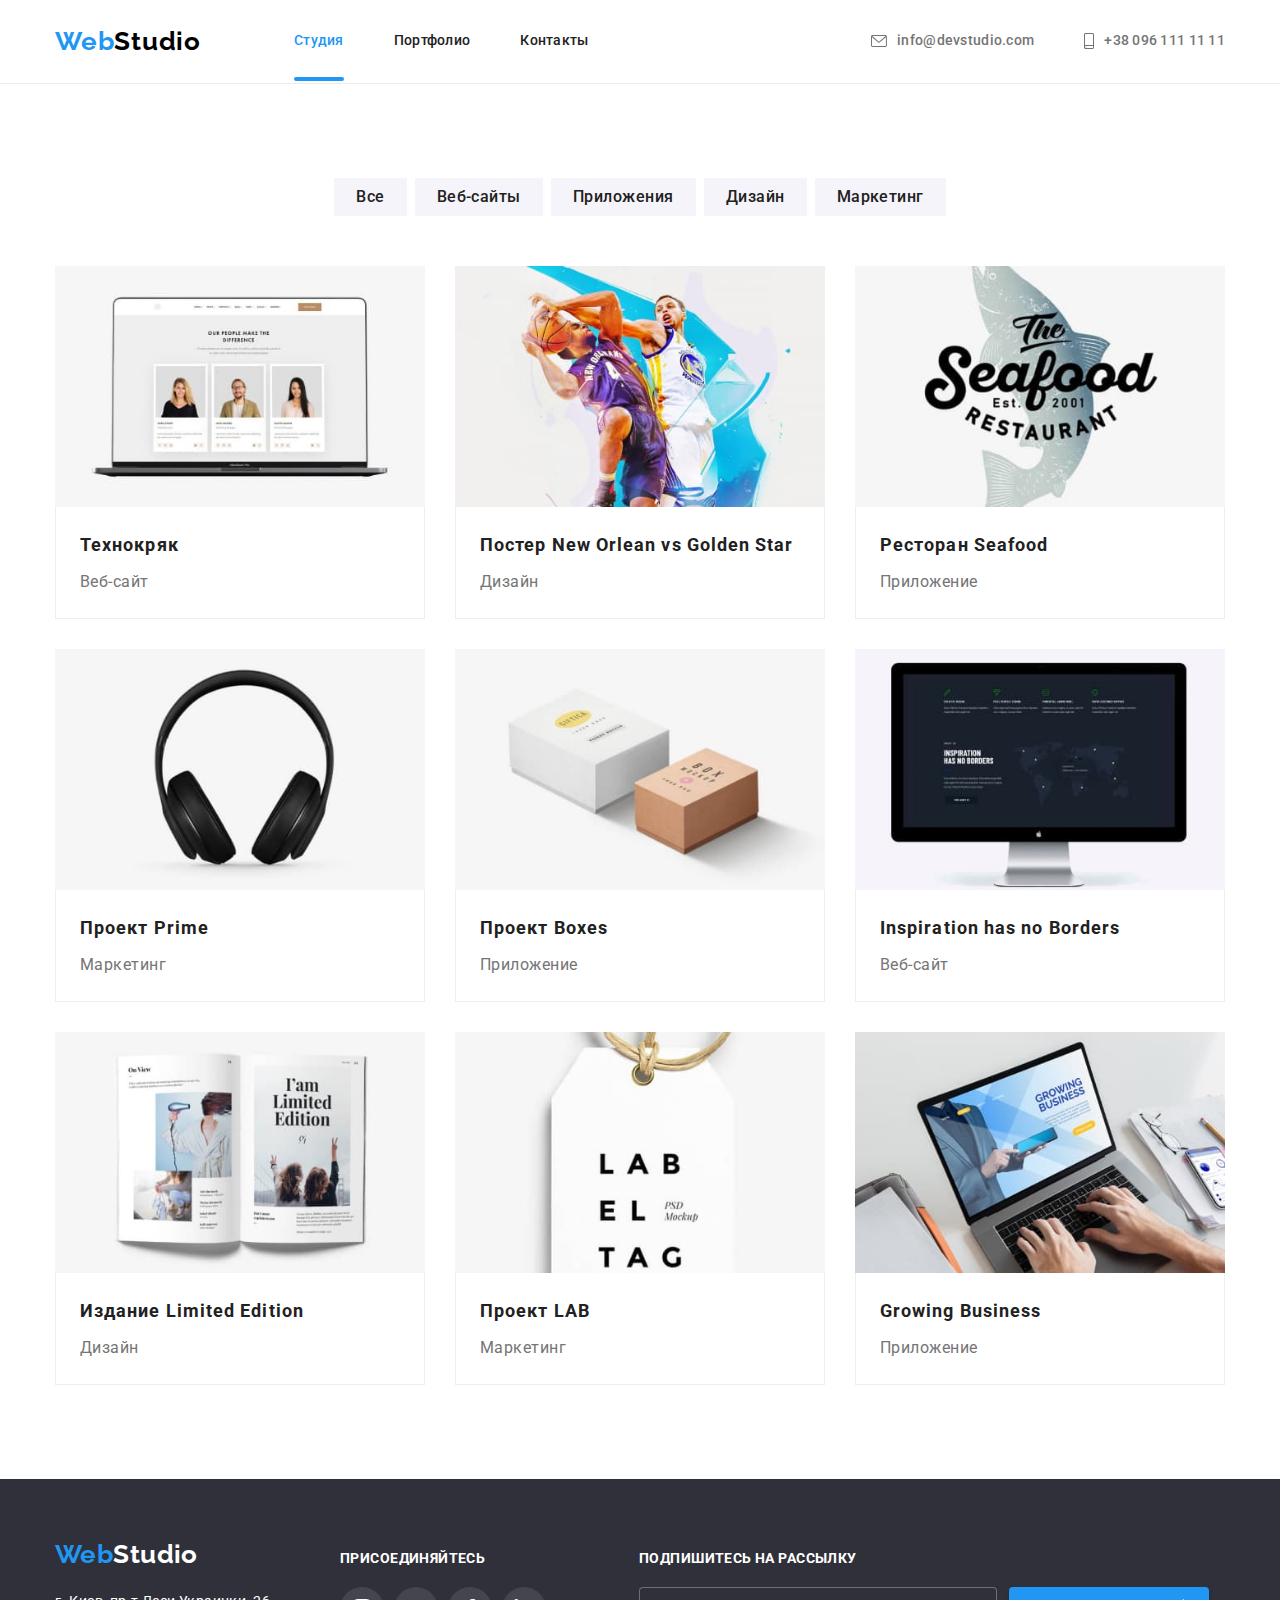
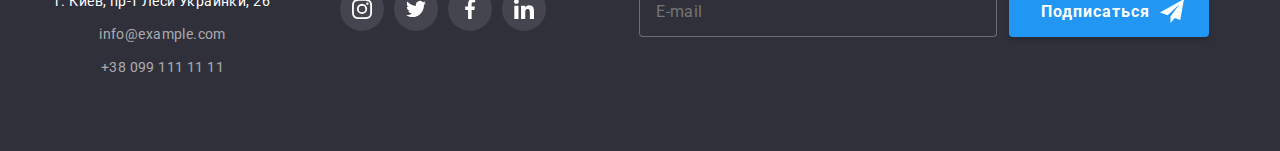
<file: portfolio.html>
<!DOCTYPE html>
<html lang="ru">
<head>
    <meta charset="UTF-8">
    <meta http-equiv="X-UA-Compatible" content="IE=edge">
    <meta name="viewport" content="width=device-width, initial-scale=1.0">
    <title>Portfolio</title>
    <link rel="preconnect" href="https://fonts.gstatic.com">
    <link href="https://fonts.googleapis.com/css2?family=Raleway:wght@700&family=Roboto:wght@400;500;700&display=swap"
    rel="stylesheet">
    <link rel="stylesheet" href="./css/main.min.css">
</head>

<body>
            <!-- Header -->
            <header class="header">
                <div class="container">
                    <div class="main-nav">
                        <nav>
                            <div class="navigation">
                                <a href="" class="navigation__logo"><span class="logo--blue">Web</span>Studio</a>
                                <button type="button" class="navigation__menu-button mobile-button__open js-open-menu">
                                    <svg width=40px height=40px aria-label="Переключатель мобильного меню">
                                        <use class="button-menu" href="./images/icons.svg#icon-menu-icon"></use>
                                    </svg>
                                </button>
                                <div class="moble-menu is-open js-menu-container" id="menu-container">
                                    <button type="button" class="navigation__menu-button mobile-button__closed js-close-menu"
                                        mobile-button__open aria-controls="menu-container">
                                        <svg width=40px height=40px aria-label="Переключатель мобильного меню">
                                            <use class="button_close" href="./images/icons.svg#icon-close-icon"></use>
                                        </svg>
                                    </button>
                                    <ul class="mobile-menu__list">
                                        <li class="mobile-menu__item"><a href="/index.html"
                                                class="mobile-menu__link">Студия</a></li>
                                        <li class="mobile-menu__item mobile-menu__link--current"><a href="/portfolio.html"
                                                class="mobile-menu__link">Портфолио</a></li>
                                        <li class="mobile-menu__item"><a href="" class="mobile-menu__link">Контакты</a></li>
                                    </ul>
                                    <div>
                                        <ul class="mobile-menu__contacts">
                                            <li><a href="tel:+380961111111" class="mobile-menu__tel">
                                                    +38 096 111 11 11</a>
                                            </li>
                                            <li><a href="info@devstudio.com" class="mobile-menu__mail">
                                                    </svg>
                                                    info@devstudio.com</a></li>
                                        </ul>
                                        <ul class="mobile-menu__social">
                                            <li class="mobile-menu__social-item"><a href=""
                                                    class="mobile-menu__socia-link">Instagram</a></li>
                                            <li class="mobile-menu__social-item"><a href=""
                                                    class="mobile-menu__socia-link">Twitter</a>
                                            </li>
                                            <li class="mobile-menu__social-item"><a href=""
                                                    class="mobile-menu__socia-link">Facebook</a>
                                            </li>
                                            <li class="mobile-menu__social-item"><a href=""
                                                    class="mobile-menu__socia-link">Linkedin</a>
                                            </li>
                                        </ul>
                                    </div>
                                </div>
                                <ul class="navigation__site-nav">
                                    <li class="navigation__item"><a href=""
                                            class="navigation__link navigation__link--current">Студия</a></li>
                                    <li class="navigation__item"><a href="portfolio.html" class="navigation__link">Портфолио</a>
                                    </li>
                                    <li class="navigation__item"><a href="" class="navigation__link">Контакты</a></li>
                                </ul>
                            </div>
                        </nav>
                        <ul class="site-link">
                            <li class="site-link__item">
                                <a href="info@devstudio.com" class="site-link__info">
            
                                    <svg class="site-link__icons" width=16px height=12px>
                                        <use href="./images/icons.svg#icon-envelope"></use>
                                    </svg>
                                    info@devstudio.com</a>
                            </li>
                            <li class="site-link__item"><a href="tel:+380961111111" class="site-link__info">
                                    <svg class="site-link__icons" width=10px height=16px>
                                        <use href="./images/icons.svg#icon-smartphone"></use>
                                    </svg>
                                    +38 096 111 11 11</a></li>
                        </ul>
                    </div>
                </div>
            </header>
<main>
    <section class="product-section">
        <div class="container">
            <!-- Скрытый заголовок -->
        <h1 class="visually-hidden">Продукт</h1>
        <ul class="product-type">
            <li class="product-type__item"><button type="button" class="product-type__button">Все</button></li>
            <li class="product-type__item"><button type="button" class="product-type__button">Веб-сайты</button></li>
            <li class="product-type__item"><button type="button" class="product-type__button">Приложения</button></li>
            <li class="product-type__item"><button type="button" class="product-type__button">Дизайн</button></li>
            <li class="product-type__item"><button type="button" class="product-type__button">Маркетинг</button></li>
        </ul>
        <ul class="products">
            <li class="products__item">
                <div class="products__overlay">
                    <img src="./images/portfolio/laptop480.jpg" alt="Веб-сайт" srcset="./images/portfolio/laptop480.jpg 1x, ./images/portfolio/laptop4802x.jpg 2x" width=100%>
                <div class="products__textdiv">
                    <p class="products__text">
                        Технокряк это современная площадка распространения коронавируса. Компании используют эту платформу для цифрового
                        шпионажа и атак на защищённые сервера конкурентов.
                    </p>
                </div>
                </div>
                <div class="products__title-description">
                <h2 class="products__title">Технокряк</h2>
                <p class="products__description">Веб-сайт</p>
                </div>
            </li>
            <li class="products__item">
                <img src="./images/portfolio/nba480.jpg" alt="Веб-сайт"
                srcset="./images/portfolio/nba480.jpg 1x, ./images/portfolio/nba4802x.jpg 2x" width=100%>
                <div class="products__title-description">
                <h2 class="products__title">Постер New Orlean vs Golden Star</h2>
                <p class="products__description">Дизайн</p>
                </div>
            </li>
            <li class="products__item">
                <img src="./images/portfolio/seafood480.jpg" alt="Веб-сайт"
                    srcset="./images/portfolio/seafood480.jpg 1x, ./images/portfolio/seafood4802x.jpg 2x" width=100%>
                <div class="products__title-description">
                <h2 class="products__title">Ресторан Seafood</h2>
                <p class="products__description">Приложение</p>
                </div>
            </li>
            <li class="products__item">
                <img src="./images/portfolio/pods480.jpg" alt="Веб-сайт"
                    srcset="./images/portfolio/pods480.jpg 1x, ./images/portfolio/pods4802x.jpg 2x" width=100%>
                <div class="products__title-description">
                <h2 class="products__title">Проект Prime</h2>
                <p class="products__description">Маркетинг</p>
                </div>
            </li>
            <li class="products__item">
                <img src="./images/portfolio/box480.jpg" alt="Веб-сайт"
                    srcset="./images/portfolio/box480.jpg 1x, ./images/portfolio/box4802x.jpg 2x" width=100%>
                <div class="products__title-description">
                <h2 class="products__title">Проект Boxes</h2>
                <p class="products__description">Приложение</p>
                </div>
            </li>
            <li class="products__item">
                <img src="./images/portfolio/monitor480.jpg" alt="Веб-сайт"
                    srcset="./images/portfolio/monitor480.jpg 1x, ./images/portfolio/monitor4802x.jpg 2x" width=100%>
                <div class="products__title-description">
                <h2 class="products__title">Inspiration has no Borders</h2>
                <p class="products__description">Веб-сайт</p>
                </div>
            </li>
            <li class="products__item">
                <img src="./images/portfolio/book480.jpg" alt="Веб-сайт"
                    srcset="./images/portfolio/book480.jpg 1x, ./images/portfolio/book4802x.jpg 2x" width=100%>
                <div class="products__title-description">
                <h2 class="products__title">Издание Limited Edition</h2>
                <p class="products__description">Дизайн</p>
                </div>
            </li>
            <li class="products__item">
                <img src="./images/portfolio/price480.jpg" alt="Веб-сайт"
                    srcset="./images/portfolio/price480.jpg 1x, ./images/portfolio/price4802x.jpg 2x" width=100%>
                <div class="products__title-description">
                <h2 class="products__title">Проект LAB</h2>
                <p class="products__description">Маркетинг</p>
                </div>
            </li>
            <li class="products__item">
                <img src="./images/portfolio/work480.jpg" alt="Веб-сайт"
                    srcset="./images/portfolio/work480.jpg 1x, ./images/portfolio/work4802x.jpg 2x" width=100%>
                <div class="products__title-description">
                <h2 class="products__title">Growing Business</h2>
                <p class="products__description">Приложение</p>
                </div>

        </ul>
        </div>

    </section>
</main>

<!-- Footer  -->
<footer class="footer">
    <div class="footer-container">
        <div class="address-box">
            <div class="address-div">
                <a href="" class="logo-footer"><span class="logo--blue">Web</span>Studio</a>
                <address class="address">
                    <span class="address__company">г. Киев, пр-т Леси Украинки, 26</span>
                    <a href="info@example.com" class="address__link">info@example.com</a>
                    <a href="tel:+380991111111" class="address__link">+38 099 111 11 11</a>
                </address>
            </div>
            <div class="address-social">
                <p class="address-social__tittle">Присоединяйтесь</p>
                <ul class="address-social__list">
                    <li class="address-social__item">
                        <a href="" class="address-social__link">
                            <svg class="address-social__icons">
                                <use href="./images/icons.svg#icon-instagram"></use>
                            </svg>
                        </a>
                    </li>
                    <li class="address-social__item">
                        <a href="" class="address-social__link">
                            <svg class="address-social__icons">
                                <use href="./images/icons.svg#icon-twitter"></use>
                            </svg>
                        </a>
                    </li>
                    <li class="address-social__item">
                        <a href="" class="address-social__link">
                            <svg class="address-social__icons">
                                <use href="./images/icons.svg#icon-facebook"></use>
                            </svg>
                        </a>
                    </li>
                    <li class="address-social__item">
                        <a href="" class="address-social__link">
                            <svg class="address-social__icons">
                                <use href="./images/icons.svg#icon-linkedin"></use>
                            </svg>
                        </a>
                    </li>
                </ul>
            </div>
        </div>
        <form class="email-form">
            <p class="email-form__tittle">Подпишитесь на рассылку</p>
            <label class="email__label">
                <input type="email" name="email" class="email-form__link" placeholder="E-mail">
                <button class="email-form__button" type="submit">Подписаться
                    <svg class="email-form__icon" width=24px height=24px>
                        <use href="./images/icons.svg#icon-icon-send-1"></use>
                    </svg>
                </button>
            </label>
        </form>
    </div>

</footer>

<script src="./js/modal.js"></script>
<script src="./js/menu-mobile.js"></script>

</body>

</html>
</file>
<file: css/main.min.css>
/*! modern-normalize v1.1.0 | MIT License | https://github.com/sindresorhus/modern-normalize */*,::before,::after{-webkit-box-sizing:border-box;box-sizing:border-box}html{line-height:1.15;-webkit-text-size-adjust:100%;-moz-tab-size:4;-o-tab-size:4;tab-size:4}body{margin:0;font-family:system-ui,-apple-system,"Segoe UI",Roboto,Helvetica,Arial,sans-serif,"Apple Color Emoji","Segoe UI Emoji"}hr{height:0;color:inherit}abbr[title]{-webkit-text-decoration:underline dotted;text-decoration:underline dotted}b,strong{font-weight:bolder}code,kbd,samp,pre{font-family:ui-monospace, SFMono-Regular, Consolas, 'Liberation Mono', Menlo, monospace;font-size:1em}small{font-size:80%}sub,sup{font-size:75%;line-height:0;position:relative;vertical-align:baseline}sub{bottom:-0.25em}sup{top:-0.5em}table{text-indent:0;border-color:inherit}button,input,optgroup,select,textarea{font-family:inherit;font-size:100%;line-height:1.15;margin:0}button,select{text-transform:none}button,[type='button'],[type='reset'],[type='submit']{-webkit-appearance:button}::-moz-focus-inner{border-style:none;padding:0}:-moz-focusring{outline:1px dotted ButtonText}:-moz-ui-invalid{box-shadow:none}legend{padding:0}progress{vertical-align:baseline}::-webkit-inner-spin-button,::-webkit-outer-spin-button{height:auto}[type='search']{-webkit-appearance:textfield;outline-offset:-2px}::-webkit-search-decoration{-webkit-appearance:none}::-webkit-file-upload-button{-webkit-appearance:button;font:inherit}summary{display:list-item}ul{list-style:none;margin:0;padding:0}p{margin:0;padding:0}h1,h2,h3,h4,h5,h6{margin:0;padding:0;color:#212121;font-weight:500;font-size:16px;line-height:1.19;letter-spacing:0.03em}.container{margin:0 auto;padding-left:15px;padding-right:15px;width:100%}@media screen and (min-width: 480px){.container{width:480px}}@media screen and (min-width: 768px){.container{width:768px}}@media screen and (min-width: 1200px){.container{width:1200px}}.section{padding-top:94px}img{display:block}body{color:#757575;font-family:Roboto, sans-serif;font-weight:400;font-size:14px;line-height:1.71;letter-spacing:0.03em}.visually-hidden{position:absolute;clip:rect(0 0 0 0);width:1px;height:1px;margin:-1px}.form__checkox-label,.form__checkbox-text{display:-webkit-box;display:-ms-flexbox;display:flex;-webkit-box-align:center;-ms-flex-align:center;align-items:center}.form__close-button,.advantage__icons,.clients__link{display:-webkit-box;display:-ms-flexbox;display:flex;-webkit-box-align:center;-ms-flex-align:center;align-items:center;-webkit-box-pack:center;-ms-flex-pack:center;justify-content:center}.form__icons,.form__checkbox-icon,.team-social__link,.clients__link,.address-social__link,.product-type__button{-webkit-transition:250ms cubic-bezier(0.4, 0, 0.2, 1);transition:250ms cubic-bezier(0.4, 0, 0.2, 1)}.framework__title,.team__title,.clients__title{font-weight:700;font-size:36px;line-height:1.17;text-align:center;letter-spacing:0.03em;margin-bottom:50px}.modal,.form__input,.form__textarea,.products__item{-webkit-transition:-webkit-transform 250ms cubic-bezier(0.4, 0, 0.2, 1);transition:-webkit-transform 250ms cubic-bezier(0.4, 0, 0.2, 1);transition:transform 250ms cubic-bezier(0.4, 0, 0.2, 1);transition:transform 250ms cubic-bezier(0.4, 0, 0.2, 1), -webkit-transform 250ms cubic-bezier(0.4, 0, 0.2, 1)}.team-social__icon,.address-social__icons{width:20px;height:20px}.button,.form__submit-button,.email-form__button{font-weight:700;font-size:16px;line-height:1.87;letter-spacing:0.06em;cursor:pointer}.header{border-bottom:1px solid #ececec;background-color:#fff;font-weight:500;font-size:14px;line-height:1.14;letter-spacing:0.02em}@media screen and (max-width: 767px){.header{position:relative;height:60px}}@media screen and (min-width: 768px){.main-nav{display:-webkit-box;display:-ms-flexbox;display:flex;-webkit-box-align:center;-ms-flex-align:center;align-items:center}}.navigation{display:-webkit-box;display:-ms-flexbox;display:flex;-webkit-box-align:center;-ms-flex-align:center;align-items:center}@media screen and (max-width: 767px){.navigation{-webkit-box-pack:justify;-ms-flex-pack:justify;justify-content:space-between;-webkit-box-align:center;-ms-flex-align:center;align-items:center}}@media screen and (min-width: 768px){.navigation__site-nav{display:-webkit-box;display:-ms-flexbox;display:flex}}.navigation__logo{color:#000000;text-decoration:none;font-family:Raleway, sans-serif;font-weight:700;letter-spacing:0.03em;display:inline-block;padding:16px 0;font-size:24px;line-height:1.17;margin-right:93px}@media screen and (min-width: 768px){.navigation__logo{padding:26px 0}}@media screen and (min-width: 1200px){.navigation__logo{font-size:26px;line-height:1.19}}.logo--blue{color:#2196f3}.navigation__menu-button{display:-webkit-inline-box;display:-ms-inline-flexbox;display:inline-flex;margin:0;padding:0;border:none;background-color:transparent;-webkit-box-pack:justify;-ms-flex-pack:justify;justify-content:space-between;fill:currentColor}@media screen and (min-width: 768px){.navigation__menu-button{display:none}}.navigation__menu-button :hover,.navigation__menu-button :focus{fill:#2196f3}.navigation__menu-button.is-open .button-menu{display:none}.navigation__menu-button.is-open .button_close{display:block}.mobile-button__closed{position:absolute;top:10px;right:15px}.site-link{display:-webkit-box;display:-ms-flexbox;display:flex;margin-left:auto;font-weight:500;font-size:14px;line-height:1.14;letter-spacing:0.02em}@media screen and (max-width: 767px){.site-link{display:none}}@media screen and (max-width: 1199px){.site-link{display:inline-block;font-size:12px;line-height:1.17}}@media screen and (max-width: 1199px){.site-link__item:not(:last-child){margin-bottom:10px}}@media screen and (min-width: 768px){.navigation__link{position:relative;display:block;padding:32px 0;color:var(--title-text-color);text-decoration:none;-webkit-transition:250ms cubic-bezier(0.4, 0, 0.2, 1);transition:250ms cubic-bezier(0.4, 0, 0.2, 1)}}.navigation__link:hover,.navigation__link:focus{color:#2196f3}.navigation__item:not(:last-child){margin-right:50px}@media screen and (min-width: 1200px){.site-link__item:not(:last-child){margin-right:50px}}@media screen and (min-width: 768px){.navigation__link--current{color:#2196f3}.navigation__link--current::after{content:'';position:absolute;left:0;bottom:0;height:4px;width:100%;background-color:#2196f3;border-radius:2px}}.site-link__info{display:-webkit-box;display:-ms-flexbox;display:flex;-webkit-box-align:center;-ms-flex-align:center;align-items:center;color:#757575;text-decoration:none;-webkit-transition:250ms cubic-bezier(0.4, 0, 0.2, 1);transition:250ms cubic-bezier(0.4, 0, 0.2, 1)}@media screen and (max-width: 767px){.site-link__info{display:none}}@media screen and (min-width: 1200px){.site-link__info{padding:32px 0}}.site-link__info:hover,.site-link__info:focus{color:#2196f3}.site-link__icons{border:none;fill:currentColor;margin-right:10px}@media screen and (max-width: 767px){.site-link__icons{display:none}}.navigation__site-nav{color:#212121}@media screen and (max-width: 767px){.navigation__site-nav{display:none}}.hero{background-color:#2f303a;background-image:-webkit-gradient(linear, left top, right top, from(rgba(47,48,58,0.4)), to(rgba(47,48,58,0.4))),url(../images/hero-mobile.jpg);background-image:linear-gradient(to right, rgba(47,48,58,0.4), rgba(47,48,58,0.4)),url(../images/hero-mobile.jpg);background-repeat:no-repeat;height:400px;background-size:cover;background-position:center;margin-left:auto;margin-right:auto;text-align:center;padding:118px 0px}@media screen and (min-device-pixel-ratio: 2), (-webkit-min-device-pixel-ratio: 2), (min-resolution: 192dpi), (min-resolution: 2dppx){.hero{background-image:to right,rgba(47,48,58,0.4),rgba(47,48,58,0.4),url(../images/hero-mobile-x2.jpg)}}@media screen and (min-width: 480px){.hero{background-image:-webkit-gradient(linear, left top, right top, from(rgba(47,48,58,0.4)), to(rgba(47,48,58,0.4))),url(../images/mobile-tablet.jpg);background-image:linear-gradient(to right, rgba(47,48,58,0.4), rgba(47,48,58,0.4)),url(../images/mobile-tablet.jpg);max-width:480px;height:400px}}@media screen and (min-width: 480px) and (min-device-pixel-ratio: 2), screen and (min-width: 480px) and (-webkit-min-device-pixel-ratio: 2), screen and (min-width: 480px) and (min-resolution: 192dpi), screen and (min-width: 480px) and (-webkit-min-device-pixel-ratio: 2) and (min-width: 480px), screen and (min-width: 480px) and (min-resolution: 2dppx) and (min-width: 480px){.hero{background-image:-webkit-gradient(linear, left top, right top, from(rgba(47,48,58,0.4)), to(rgba(47,48,58,0.4))),url(../images/hero-mobile-x2.jpg);background-image:linear-gradient(to right, rgba(47,48,58,0.4), rgba(47,48,58,0.4)),url(../images/hero-mobile-x2.jpg)}}@media screen and (min-width: 768px){.hero{background-image:-webkit-gradient(linear, left top, right top, from(rgba(47,48,58,0.4)), to(rgba(47,48,58,0.4))),url(../images/hero-tablet.jpg);background-image:linear-gradient(to right, rgba(47,48,58,0.4), rgba(47,48,58,0.4)),url(../images/hero-tablet.jpg);max-width:768px;height:400px}}@media screen and (min-width: 768px) and (min-device-pixel-ratio: 2), screen and (min-width: 768px) and (-webkit-min-device-pixel-ratio: 2), screen and (min-width: 768px) and (min-resolution: 192dpi), screen and (min-width: 768px) and (-webkit-min-device-pixel-ratio: 2) and (min-width: 768px), screen and (min-width: 768px) and (min-resolution: 2dppx) and (min-width: 768px){.hero{background-image:-webkit-gradient(linear, left top, right top, from(rgba(47,48,58,0.4)), to(rgba(47,48,58,0.4))),url(../images/hero-tablet-x2.jpg);background-image:linear-gradient(to right, rgba(47,48,58,0.4), rgba(47,48,58,0.4)),url(../images/hero-tablet-x2.jpg)}}@media screen and (min-width: 1200px){.hero{background-image:-webkit-gradient(linear, left top, right top, from(rgba(47,48,58,0.4)), to(rgba(47,48,58,0.4))),url(../images/hero-desk.jpg);background-image:linear-gradient(to right, rgba(47,48,58,0.4), rgba(47,48,58,0.4)),url(../images/hero-desk.jpg);max-width:1600px;height:600px;padding:200px 0}}@media screen and (min-width: 1200px) and (min-device-pixel-ratio: 2), screen and (min-width: 1200px) and (-webkit-min-device-pixel-ratio: 2), screen and (min-width: 1200px) and (min-resolution: 192dpi), screen and (min-width: 1200px) and (-webkit-min-device-pixel-ratio: 2) and (min-width: 1200px), screen and (min-width: 1200px) and (min-resolution: 2dppx) and (min-width: 1200px){.hero{background-image:-webkit-gradient(linear, left top, right top, from(rgba(47,48,58,0.4)), to(rgba(47,48,58,0.4))),url(../images/hero-desk-x2.jpg);background-image:linear-gradient(to right, rgba(47,48,58,0.4), rgba(47,48,58,0.4)),url(../images/hero-desk-x2.jpg)}}.hero__title{display:inline-block;color:#fff;max-width:360px;margin-top:0;margin-bottom:30px;font-weight:900;font-size:26px;line-height:1.6;letter-spacing:0.06em;text-transform:uppercase}@media screen and (min-width: 1200px){.hero__title{max-width:696px;font-size:44px;line-height:1.37}}.button{min-width:200px;padding:10px 32px;border:transparent;border-radius:4px;background-color:#2196f3;color:#fff}.backdrop{position:fixed;width:100%;height:100%;background-color:rgba(0,0,0,0.2);top:0;left:0;z-index:1;opacity:1;-webkit-transition:opacity 250ms cubic-bezier(0.4, 0, 0.2, 1);transition:opacity 250ms cubic-bezier(0.4, 0, 0.2, 1)}.backdrop--is-hidden{opacity:0;pointer-events:none}.modal{position:absolute;max-width:318px;max-height:100%;background-color:#fff;border-radius:4px;top:50%;left:50%;-webkit-transform:translate(-50%, -50%);transform:translate(-50%, -50%)}@media screen and (min-width: 480px){.modal{max-width:450px}}@media screen and (min-width: 1200px){.modal{max-width:528px}}.backdrop--is-hidden .modal{-webkit-transform:translate(-50%, -50%) scale(1.1);transform:translate(-50%, -50%) scale(1.1)}.form{display:-webkit-box;display:-ms-flexbox;display:flex;-webkit-box-orient:vertical;-webkit-box-direction:normal;-ms-flex-direction:column;flex-direction:column;padding:0 40px}.form__label{position:relative;display:-webkit-box;display:-ms-flexbox;display:flex;-webkit-box-pack:start;-ms-flex-pack:start;justify-content:flex-start;-webkit-box-align:center;-ms-flex-align:center;align-items:center;-webkit-box-orient:vertical;-webkit-box-direction:normal;-ms-flex-direction:column;flex-direction:column}.form__label-name{position:absolute;top:0;left:-15px;-webkit-transform:translateY(-15px);transform:translateY(-15px);font-size:12px;line-height:1.17;margin-bottom:4px;letter-spacing:0.01em;color:#757575}@media screen and (min-width: 480px){.form__label-name{top:0;left:0}}.form__icons{position:absolute;-webkit-transform:translate(50%, 60%);transform:translate(50%, 60%);top:0;left:-20px}@media screen and (min-width: 480px){.form__icons{top:0;left:0}}.form__tittle--bold{font-weight:700;font-size:20px;line-height:1.12;text-align:center;letter-spacing:0.03em;color:#212121;margin-top:40px;margin-bottom:30px}@media screen and (max-width: 1199px){.form__tittle--bold{line-height:1.5}}.form__input{width:280px;height:40px;border:1px solid rgba(33,33,33,0.2);border-radius:4px;padding-left:40px;margin-bottom:28px}@media screen and (min-width: 480px){.form__input{width:370px}}@media screen and (min-width: 1200px){.form__input{width:448px}}.form__label:focus-within>.form__icons,.form__label:focus-within>.form__input,.form__label:focus-within>.form__textarea{fill:#2196f3;outline:none;border-color:#2196f3}.form__textarea{width:280px;resize:none;height:120px;padding-left:12px;padding-top:10px;border:1px solid rgba(33,33,33,0.2);border-radius:4px;margin-bottom:20px}@media screen and (min-width: 480px){.form__textarea{width:370px}}@media screen and (min-width: 1200px){.form__textarea{width:448px}}.form__textarea::-webkit-input-placeholder{color:rgba(0,0,0,0.2);font-size:16px;line-height:1.25}.form__textarea:-ms-input-placeholder{color:rgba(0,0,0,0.2);font-size:16px;line-height:1.25}.form__textarea::-ms-input-placeholder{color:rgba(0,0,0,0.2);font-size:16px;line-height:1.25}.form__textarea::placeholder{color:rgba(0,0,0,0.2);font-size:16px;line-height:1.25}@media screen and (max-width: 1199px){.form__textarea::-webkit-input-placeholder{font-size:14px;line-height:1.14;letter-spacing:0.01em}.form__textarea:-ms-input-placeholder{font-size:14px;line-height:1.14;letter-spacing:0.01em}.form__textarea::-ms-input-placeholder{font-size:14px;line-height:1.14;letter-spacing:0.01em}.form__textarea::placeholder{font-size:14px;line-height:1.14;letter-spacing:0.01em}}.form__checkbox{position:absolute;clip:rect(0 0 0 0);width:1px;height:1px;margin:-1px}.form__checkbox-text{font-size:14px;line-height:1.7;letter-spacing:0.03em;margin-left:32px;color:#757575;margin-bottom:30px}@media screen and (max-width: 1199px){.form__checkbox-text{margin-left:25px;font-size:12px;line-height:1.17}}.form__checkbox:checked+.form__checkbox-text .form__checkbox-icon{border-color:transparent;background-image:url("../images/icon-check.svg");background-size:contain;background-origin:border-box;background-color:#2196f3}.form__checkbox-link{padding-left:3px;text-decoration:underline;color:#2196f3;margin-left:0}.form__checkbox-icon{position:absolute;left:52px;width:16px;height:15px;border:2px solid #212121;border-radius:4px;background-color:#fff}@media screen and (max-width: 1199px){.form__checkbox-icon{left:40px}}.form__submit-button{width:200px;margin:10px 32px;padding:10px 32px;border:transparent;border-radius:4px;margin-left:auto;margin-right:auto;background-color:#2196f3;color:#fff}.form__close-button{position:absolute;right:7px;top:7px;width:30px;height:30px;fill:#000000;background-color:#ffffff;border:1px solid rgba(0,0,0,0.1);border-radius:50px;cursor:pointer}.form__close-button:hover,.form__close-button:focus{fill:#2196f3}.advantage-section{background-color:#fff;padding-top:94px}@media screen and (max-width: 1199px){.advantage-section{padding:60px 0}}@media screen and (min-width: 768px){.advantage{display:-ms-grid;display:grid;-ms-grid-columns:(1fr)[2];grid-template-columns:repeat(2, 1fr);gap:30px}}@media screen and (min-width: 1200px){.advantage{display:-ms-grid;display:grid;-ms-grid-columns:(1fr)[4];grid-template-columns:repeat(4, 1fr);gap:30px}}.advantage__list{margin-left:auto;margin-right:auto;width:100%}@media screen and (max-width: 767px){.advantage__list:not(:last-child){margin-bottom:30px}}.advantage__title{font-weight:700;font-size:14px;line-height:1.14;letter-spacing:0.03em;text-transform:uppercase;margin-bottom:10px;text-align:start}@media screen and (max-width: 767px){.advantage__title{text-align:center}}.advantage__icons{height:120px;margin-bottom:30px;background-color:#f5f4fa}@media screen and (min-width: 480px){.advantage__icons{margin-left:auto;margin-right:auto;width:100%}}.framework{padding:94px 0}@media screen and (max-width: 1199px){.framework{display:none}}.framework__list{display:-webkit-box;display:-ms-flexbox;display:flex;z-index:2}.framework__item:not(:last-child){margin-right:30px}.framework__overlay{position:relative;overflow:hidden}.framework__description{position:absolute;bottom:0;left:0;width:100%;height:70px;background-color:rgba(47,48,58,0.8)}.framework__text{color:#fff;font-weight:700;font-size:14px;line-height:1.14;text-align:center;letter-spacing:0.03em;text-transform:uppercase;padding-top:27px;padding-bottom:27px}@media screen and (min-width: 480px){.team__title{font-size:28px;line-height:1.18;margin-bottom:30px}}@media screen and (min-width: 1200px){.team__title{font-size:36px;line-height:1.17;margin-bottom:50px}}.team{background-color:#f5f4fa;padding:94px 0}@media screen and (max-width: 1199px){.team{padding:60px 0}}.team__desctiption{font-size:16px;line-height:1.19;letter-spacing:0.03em}@media screen and (min-width: 768px){.team__list{display:-ms-grid;display:grid;-ms-grid-columns:(1fr)[2];grid-template-columns:repeat(2, 1fr);gap:30px}}@media screen and (min-width: 1200px){.team__list{display:-ms-grid;display:grid;-ms-grid-columns:(1fr)[4];grid-template-columns:repeat(4, 1fr);gap:30px}}.team__box{width:100%;background-color:#fff;border-radius:0px 0px 4px 4px;-webkit-box-shadow:0px 1px 3px rgba(0,0,0,0.12),0px 1px 1px rgba(0,0,0,0.14),0px 2px 1px rgba(0,0,0,0.2);box-shadow:0px 1px 3px rgba(0,0,0,0.12),0px 1px 1px rgba(0,0,0,0.14),0px 2px 1px rgba(0,0,0,0.2)}@media screen and (max-width: 767px){.team__box:not(:last-child){margin-bottom:30px}}.team__image-description{padding-top:30px;padding-bottom:16px;text-align:center}.team__name{margin-bottom:10px}.team-social{padding-left:12px;padding-right:12px;padding-bottom:24px}@media screen and (min-width: 768px){.team-social{padding-right:32px;padding-left:32px;padding-bottom:30px}}.team-social__list{display:-webkit-box;display:-ms-flexbox;display:flex;-webkit-box-pack:center;-ms-flex-pack:center;justify-content:center}.team-social__item:not(:last-child){margin-right:10px}.team-social__link{display:-webkit-inline-box;display:-ms-inline-flexbox;display:inline-flex;padding:12px 12px;fill:#afb1b8}.team-social__link:hover,.team-social__link:focus{fill:#fff;background-color:#2196f3;border-radius:50%}.clients__section{padding:94px 0}@media screen and (max-width: 1199px){.clients__section{padding:60px 0}}@media screen and (min-width: 480px){.clients__list{display:-ms-grid;display:grid;-ms-grid-columns:(1fr)[2];grid-template-columns:repeat(2, 1fr);gap:30px}}@media screen and (min-width: 768px){.clients__list{display:-ms-grid;display:grid;-ms-grid-columns:(1fr)[3];grid-template-columns:repeat(3, 1fr);gap:30px}}@media screen and (min-width: 1200px){.clients__list{display:-ms-grid;display:grid;-ms-grid-columns:(1fr)[6];grid-template-columns:repeat(6, 1fr);gap:30px}}.clients__item{width:100%;display:-webkit-box;display:-ms-flexbox;display:flex;height:92px}.clients__link{width:100%;height:100%;fill:#afb1b8;border:1px solid;border-color:#afb1b8;border-radius:4px}.clients__link:hover,.clients__link:focus{fill:#2196f3;border-color:#2196f3}@media screen and (min-width: 480px){.clients__title{font-size:28px;line-height:1.18;margin-bottom:30px}}@media screen and (min-width: 480px) and (min-width: 1200px){.clients__title{font-size:36px;line-height:1.17;margin-bottom:50px}}.footer{background-color:#2f303a;padding:60px 0;list-style:none}.footer-container{margin:0 auto;padding-left:15px;padding-right:15px;width:100%;text-align:center}@media screen and (min-width: 480px){.footer-container{width:480px}}@media screen and (min-width: 768px){.footer-container{width:768px}}@media screen and (min-width: 1200px){.footer-container{display:-webkit-box;display:-ms-flexbox;display:flex;-webkit-box-align:baseline;-ms-flex-align:baseline;align-items:baseline;width:1200px}}@media screen and (min-width: 768px){.address-box{display:-webkit-box;display:-ms-flexbox;display:flex;-webkit-box-align:baseline;-ms-flex-align:baseline;align-items:baseline}}@media screen and (min-width: 768px) and (max-width: 1199px){.address-box{-webkit-box-pack:space-evenly;-ms-flex-pack:space-evenly;justify-content:space-evenly}}.address-div{display:inline-block}@media screen and (max-width: 1199px){.address-div{margin-bottom:60px}}.logo-footer{display:block;margin-bottom:20px;color:#fff;text-decoration:none;font-family:Raleway, sans-serif;font-weight:700;font-size:24px;line-height:1.17}@media screen and (min-width: 1200px){.logo-footer{font-size:26px;line-height:1.19;text-align:start}}.address__company{display:block;margin-bottom:9px;color:#fff;font-style:normal}.address__link{display:block;color:rgba(255,255,255,0.6);text-decoration:none;font-style:normal}.address__link:not(:last-child){margin-bottom:9px}@media screen and (min-width: 768px){.address-social{margin-left:70px}}@media screen and (min-width: 1200px){.address-social{text-align:start}}.address-social__tittle{font-weight:700;font-size:14px;line-height:1.14;line-height:1.14;letter-spacing:0.03em;text-transform:uppercase;color:#fff;padding-bottom:20px}.address-social__icons{width:20px;height:20px}.address-social__list{display:-webkit-box;display:-ms-flexbox;display:flex;-webkit-box-pack:center;-ms-flex-pack:center;justify-content:center;margin-bottom:60px}.address-social__link{width:44px;height:44px;padding:12px 12px;display:-webkit-inline-box;display:-ms-inline-flexbox;display:inline-flex;fill:#fff;border-radius:50%;background-color:rgba(255,255,255,0.1)}.address-social__link:hover,.address-social__link:focus{fill:#fff;background-color:#2196f3;border-radius:50%}.address-social__item:not(:last-child){margin-right:10px}@media screen and (min-width: 1200px){.email-form{margin-left:93px}}.email-form__tittle{font-weight:700;font-size:14px;line-height:1.14;line-height:1.14;letter-spacing:0.03em;text-transform:uppercase;color:#fff;padding-bottom:20px}@media screen and (min-width: 1200px){.email-form__tittle{text-align:start}}.email-form__link{background-color:#2f303a;width:358px;height:50px;border:1px solid rgba(255,255,255,0.3);border-radius:4px;font-weight:400;font-size:16px;line-height:1.13;letter-spacing:0.03em;color:rgba(255,255,255,0.6);padding-left:16px}@media screen and (max-width: 1199px){.email-form__link{width:450px}}@media screen and (max-width: 479px){.email-form__link{width:290px}}.email-form__link:focus{outline:none;border-color:#2196f3}.email-form__button{background-color:#2196f3;min-width:200px;height:50px;padding:10px 32px;border:transparent;border-radius:4px;background-color:#2196f3;color:#fff;-webkit-box-shadow:0px 4px 4px rgba(0,0,0,0.15);box-shadow:0px 4px 4px rgba(0,0,0,0.15);text-align:start}@media screen and (max-width: 1199px){.email-form__button{margin-top:20px}}@media screen and (min-width: 1200px){.email-form__button{margin-left:12px}}.email__label{position:relative}@media screen and (min-width: 768px){.email__label{display:-webkit-inline-box;display:-ms-inline-flexbox;display:inline-flex}}@media screen and (min-width: 768px) and (max-width: 1199px){.email__label{-webkit-box-orient:vertical;-webkit-box-direction:normal;-ms-flex-direction:column;flex-direction:column;-webkit-box-align:center;-ms-flex-align:center;align-items:center}}.email-form__icon{position:absolute;top:55px;right:28px;-webkit-transform:translateY(50%);transform:translateY(50%)}@media screen and (min-width: 480px){.email-form__icon{top:55px;right:28px;-webkit-transform:translateY(50%);transform:translateY(50%)}}@media screen and (min-width: 768px){.email-form__icon{top:72px;right:150px;-webkit-transform:translateY(50%);transform:translateY(50%)}}@media screen and (min-width: 1200px){.email-form__icon{top:0;right:25px;-webkit-transform:translateY(50%);transform:translateY(50%)}}.product-section{background-color:#fff;padding:94px 0}@media screen and (max-width: 1199px){.product-section{padding:60px 0}}.product-type{display:-webkit-box;display:-ms-flexbox;display:flex;-webkit-box-pack:center;-ms-flex-pack:center;justify-content:center}@media screen and (max-width: 767px){.product-type{-ms-flex-wrap:wrap;flex-wrap:wrap;-webkit-box-pack:start;-ms-flex-pack:start;justify-content:start;margin-bottom:40px}}@media screen and (min-width: 768px){.product-type{margin-bottom:30px}}@media screen and (min-width: 1200px){.product-type{margin-bottom:50px}}.product-type__item:not(:last-child){margin-right:8px}@media screen and (max-width: 767px){.product-type__item:not(:last-child){margin-bottom:15px}}.product-type__button{font-weight:500;font-size:16px;line-height:1.6;letter-spacing:0.03em;color:#212121;background-color:#f5f4fa;border:none;padding:6px 22px}.product-type__button:hover,.product-type__button:focus{color:#fff;background-color:#2196f3;font-weight:500;font-size:16px;line-height:1.6;letter-spacing:0.03em;cursor:pointer;-webkit-box-shadow:0px 3px 1px rgba(0,0,0,0.1),0px 1px 2px rgba(0,0,0,0.08),0px 2px 2px rgba(0,0,0,0.12);box-shadow:0px 3px 1px rgba(0,0,0,0.1),0px 1px 2px rgba(0,0,0,0.08),0px 2px 2px rgba(0,0,0,0.12)}@media screen and (min-width: 480px){.products{margin-left:auto;margin-right:auto}}@media screen and (min-width: 768px){.products{display:-ms-grid;display:grid;-ms-grid-columns:(2fr)[2];grid-template-columns:repeat(2, 2fr);gap:30px}}@media screen and (min-width: 1200px){.products{display:-ms-grid;display:grid;-ms-grid-columns:(3fr)[3];grid-template-columns:repeat(3, 3fr);gap:30px}}.products__title{font-weight:700;font-size:18px;line-height:2;letter-spacing:0.06em;margin-bottom:4px}.products__description{font-weight:400;font-size:16px;line-height:1.9;letter-spacing:0.03em}.products__title-description{padding:20px 24px;border-left:1px solid #eeeeee;border-right:1px solid #eeeeee;border-bottom:1px solid #eeeeee}.products__item{width:100%}.products__item:hover,.products__item:focus{-webkit-box-shadow:0px 1px 1px rgba(0,0,0,0.12),0px 4px 4px rgba(0,0,0,0.06),1px 4px 6px rgba(0,0,0,0.16);box-shadow:0px 1px 1px rgba(0,0,0,0.12),0px 4px 4px rgba(0,0,0,0.06),1px 4px 6px rgba(0,0,0,0.16);cursor:pointer}.products__overlay{position:relative;overflow:hidden}.products__textdiv{position:absolute;width:100%;height:100%;top:0;left:0;padding:63px 24px;background-color:rgba(33,150,243,0.9);-webkit-transform:translateY(100%);transform:translateY(100%);opacity:0;-webkit-transition:opacity 250ms cubic-bezier(0.4, 0, 0.2, 1),-webkit-transform 250ms cubic-bezier(0.4, 0, 0.2, 1);transition:opacity 250ms cubic-bezier(0.4, 0, 0.2, 1),-webkit-transform 250ms cubic-bezier(0.4, 0, 0.2, 1);transition:transform 250ms cubic-bezier(0.4, 0, 0.2, 1),opacity 250ms cubic-bezier(0.4, 0, 0.2, 1);transition:transform 250ms cubic-bezier(0.4, 0, 0.2, 1),opacity 250ms cubic-bezier(0.4, 0, 0.2, 1),-webkit-transform 250ms cubic-bezier(0.4, 0, 0.2, 1)}.products__item:hover .products__textdiv,.products__item:focus .products__textdiv{-webkit-transform:translateY(0);transform:translateY(0);opacity:1;cursor:pointer}.products__text{color:#fff;font-size:18px;line-height:1.56}.moble-menu{position:absolute;top:0;left:0;width:100vw;height:100vh;background-color:#fff;-webkit-box-shadow:0px 4px 8px rgba(0,0,0,0.04),0px 2px 4px rgba(0,0,0,0.08),0px 1px 3px rgba(0,0,0,0.16);box-shadow:0px 4px 8px rgba(0,0,0,0.04),0px 2px 4px rgba(0,0,0,0.08),0px 1px 3px rgba(0,0,0,0.16);-webkit-transform:translateY(0);transform:translateY(0);-webkit-transition:-webkit-transform 250ms cubic-bezier(0.4, 0, 0.2, 1);transition:-webkit-transform 250ms cubic-bezier(0.4, 0, 0.2, 1);transition:transform 250ms cubic-bezier(0.4, 0, 0.2, 1);transition:transform 250ms cubic-bezier(0.4, 0, 0.2, 1), -webkit-transform 250ms cubic-bezier(0.4, 0, 0.2, 1);display:-webkit-box;display:-ms-flexbox;display:flex;-webkit-box-orient:vertical;-webkit-box-direction:normal;-ms-flex-direction:column;flex-direction:column;padding:20px 40px;z-index:999;-webkit-box-pack:justify;-ms-flex-pack:justify;justify-content:space-between}@media screen and (min-width: 480px){.moble-menu{padding:48px 40px}}@media screen and (min-width: 768px){.moble-menu{display:none}}.moble-menu.is-open{-webkit-transform:translateY(-160%);transform:translateY(-160%)}.mobile-menu__item{font-weight:500;font-size:30px;line-height:1.18;letter-spacing:0.02em;color:#212121}.mobile-menu__item:not(:last-child){margin-bottom:32px}.mobile-menu__item:hover,.mobile-menu__item:focus{color:#2196f3}@media screen and (min-width: 480px){.mobile-menu__item{font-size:40px}}.mobile-menu__link{text-decoration:none;color:#212121}.mobile-menu__link:hover,.mobile-menu__link:focus{color:#2196f3}.mobile-menu__link--current{color:#2196f3}.mobile-menu__contacts{margin-bottom:64px}.mobile-menu__tel{display:inline-block;text-decoration:none;font-weight:500;font-size:28px;line-height:1.18;color:#2196f3;letter-spacing:0.02em;margin-bottom:32px}@media screen and (min-width: 480px){.mobile-menu__tel{font-size:34px}}.mobile-menu__mail{text-decoration:none;font-weight:500;font-size:24px;line-height:1.17;letter-spacing:0.02em;color:#757575}.mobile-menu__social{display:-webkit-box;display:-ms-flexbox;display:flex}.mobile-menu__social-item{display:-webkit-box;display:-ms-flexbox;display:flex;font-weight:500;font-size:14px;line-height:1.2;letter-spacing:0.02em;padding:0 2px}@media screen and (min-width: 480px){.mobile-menu__social-item{padding:0 10px;font-size:18px}}.mobile-menu__social-item:not(:last-child){border-right:1px solid rgba(33,33,33,0.2)}.mobile-menu__socia-link{display:-webkit-inline-box;display:-ms-inline-flexbox;display:inline-flex;text-decoration:none;color:#2196f3}
/*# sourceMappingURL=main.min.css.map */
</file>
